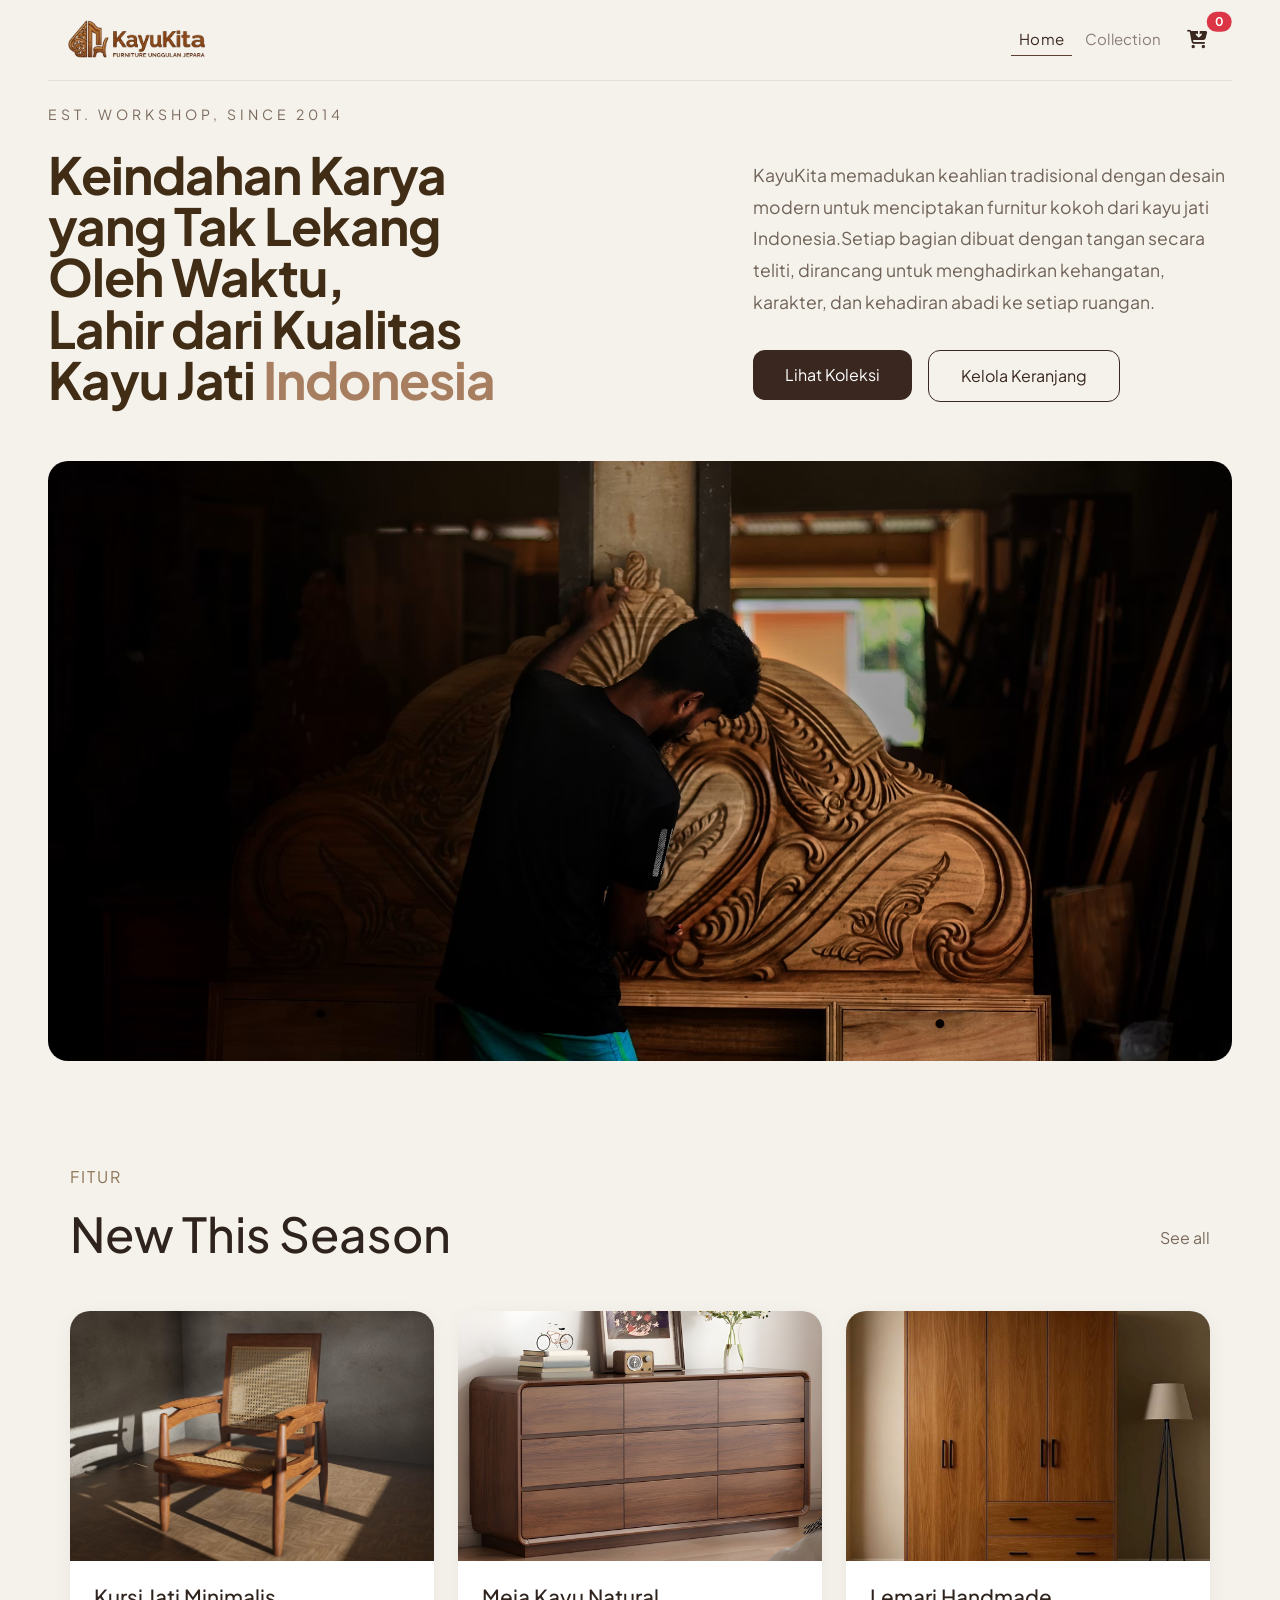
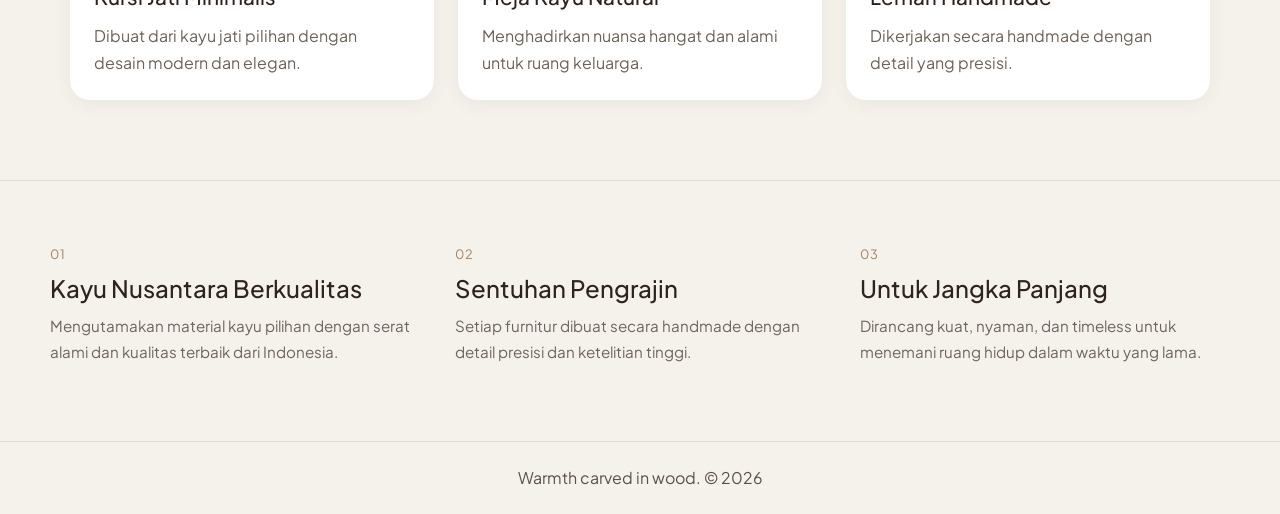
<file: index.html>
<!doctype html>
<html lang="en">
  <!-- 
    NOTE TO ALL FRIENDS, REMEMBER DON'T FORGET TO PUT COMMENT ON EVERY FEATURE TO HELP OTHER KNOW THIS FOR WHAT FEATURE TY!
    -->

  <head>
    <meta charset="utf-8" />
    <meta name="description" content="E-Catalog" />
    <meta
      name="keywords"
      content="furniture, tables, chair, indonesia, jepara"
    />
    <meta name="author" content="Tim 1 - KayuKita" />
    <meta name="viewport" content="width=device-width, initial-scale=1" />
    <title>KayuKita</title>

    <!-- Boostrap 5.3.8 CSS -->
    <link
      href="https://cdn.jsdelivr.net/npm/bootstrap@5.3.8/dist/css/bootstrap.min.css"
      rel="stylesheet"
      integrity="sha384-sRIl4kxILFvY47J16cr9ZwB07vP4J8+LH7qKQnuqkuIAvNWLzeN8tE5YBujZqJLB"
      crossorigin="anonymous"
    />

    <!-- Font -->
    <link rel="preconnect" href="https://fonts.googleapis.com" />
    <link rel="preconnect" href="https://fonts.gstatic.com" crossorigin />
    <link
      href="https://fonts.googleapis.com/css2?family=Plus+Jakarta+Sans:ital,wght@0,200..800;1,200..800&display=swap"
      rel="stylesheet"
    />

    <!-- Font Awesome CDN — taruh di head sebelum style.css -->
    <link
      rel="stylesheet"
      href="https://cdnjs.cloudflare.com/ajax/libs/font-awesome/6.5.0/css/all.min.css"
    />

    <!-- style.css -->
    <link rel="stylesheet" href="./asset/style/style.css" />

    <!-- Favicon -->
    <link rel="icon" type="images/png" href="./asset/images/favicon.png" />
  </head>

  <body>
    <!-- Navbar -->
    <nav class="navbar navbar-expand-lg .bg-light mx-5">
      <div class="container-fluid">
        <!-- Brand / Logo -->
        <a class="navbar-brand logo-brand" href="#">
          <img
            src="./asset/images/Bigger Logo.png    "
            alt="Logo KayuKita"
            width="155"
            height="50"
          />
        </a>
        <!-- Toggler Button (visible on mobile) -->
        <button
          class="navbar-toggler"
          type="button"
          data-bs-toggle="collapse"
          data-bs-target="#navbarSupportedContent"
          aria-controls="navbarSupportedContent"
          aria-expanded="false"
          aria-label="Toggle navigation"
        >
          <span class="navbar-toggler-icon"></span>
        </button>
        <!-- Navbar Content (Collapsible on mobile) -->
        <div class="collapse navbar-collapse" id="navbarSupportedContent">
          <!-- Nav Links -->
          <ul class="navbar-nav ms-auto mb-2 mb-lg-0">
            <li class="nav-item">
              <a class="nav-link active" aria-current="page" href="./index.html"
                >Home</a
              >
            </li>
            <li class="nav-item">
              <a class="nav-link" href="./pages/collection.html">Collection</a>
            </li>
          </ul>

          <!-- ini ditambahin  <a href> -->
          <a href="./pages/cart.html">
            <!-- Cart Button dengan Badge di Navbar -->
            <button type="button" class="btn position-relative" id="cartBtn">
              <!-- Icon cart dari Font Awesome -->
              <i
                class="fa-solid fa-cart-arrow-down"
                style="font-size: 18px; color: #3a2820"
              ></i>

              <!-- Badge angka — diupdate oleh JS -->
              <span
                class="position-absolute top-0 start-100 translate-middle badge rounded-pill bg-danger"
                id="cartBadge"
              >
                0
                <span class="visually-hidden">item di keranjang</span>
              </span>
            </button>
          </a>
        </div>
      </div>
    </nav>

    <main>
      <section class="hero-section" aria-label="Hero Maison Oak">
        <div class="container-fluid px-5 py-4">
          <!-- top text -->
          <p class="eyebrow mb-4">EST. WORKSHOP, SINCE 2014</p>

          <div class="row align-items-center">
            <!-- LEFT -->
            <div class="col-lg-7">
              <h1 class="hero-heading">
                Keindahan Karya yang Tak Lekang Oleh Waktu, <br />Lahir dari
                Kualitas Kayu Jati <span style="color: #a77f60">Indonesia</span>
              </h1>
            </div>

            <!-- RIGHT -->
            <div class="col-lg-5">
              <div class="hero-right">
                <p class="hero-body">
                  KayuKita memadukan keahlian tradisional dengan desain modern
                  untuk menciptakan furnitur kokoh dari kayu jati
                  Indonesia.Setiap bagian dibuat dengan tangan secara teliti,
                  dirancang untuk menghadirkan kehangatan, karakter, dan
                  kehadiran abadi ke setiap ruangan.
                </p>

                <div class="hero-buttons">
                    <a href="./pages/collection.html">
                        <button class="btn-shop">Lihat Koleksi</button>
                    </a>
                  
                    <a href="./pages/cart.html">
                        <button class="btn-catalog">Kelola Keranjang</button>
                    </a>
                  
                </div>
              </div>
            </div>
          </div>

          <!-- IMAGE -->
          <div class="hero-image-full">
            <img
              src="./asset/images/hero-image.avif"
              alt="Maison Oak Furniture"
              class="img-fluid"
            />
          </div>
        </div>
      </section>
    </main>

    <section class="item container">
      <p class="section-label">Fitur</p>

      <div class="section-heading">
        <h2>New This Season</h2>
        <a href="#">See all</a>
      </div>

      <div class="row g-4">
        <!-- CARD 1 -->
        <div class="col-md-4">
          <div class="card product-card">
            <img
              src="./asset/images/kursi kayukita-1.avif"
              alt="kursi-kayu-kita"
              class="card-image"
            />

            <div class="card-body">
              <h5 class="card-title">Kursi Jati Minimalis</h5>

              <p class="card-text">
                Dibuat dari kayu jati pilihan dengan desain modern dan elegan.
              </p>
            </div>
          </div>
        </div>

        <!-- CARD 2 -->
        <div class="col-md-4">
          <div class="card product-card">
            <img
              src="./asset/images/meja bawah meja.jpg"
              alt="meja-kayu"
              class="card-image"
            />

            <div class="card-body">
              <h5 class="card-title">Meja Kayu Natural</h5>

              <p class="card-text">
                Menghadirkan nuansa hangat dan alami untuk ruang keluarga.
              </p>
            </div>
          </div>
        </div>

        <!-- CARD 3 -->
        <div class="col-md-4">
          <div class="card product-card">
            <img
              src="./asset/images/lemari3pintu-KayuKita-1.jpg"
              alt="lemari-kayu"
              class="card-image"
            />

            <div class="card-body">
              <h5 class="card-title">Lemari Handmade</h5>

              <p class="card-text">
                Dikerjakan secara handmade dengan detail yang presisi.
              </p>
            </div>
          </div>
        </div>
      </div>
    </section>

    <section class="features">
      <div class="feature-item">
        <span class="feature-number">01</span>

        <h3>Kayu Nusantara Berkualitas</h3>

        <p>
          Mengutamakan material kayu pilihan dengan serat alami dan kualitas
          terbaik dari Indonesia.
        </p>
      </div>

      <div class="feature-item">
        <span class="feature-number">02</span>

        <h3>Sentuhan Pengrajin</h3>

        <p>
          Setiap furnitur dibuat secara handmade dengan detail presisi dan
          ketelitian tinggi.
        </p>
      </div>

      <div class="feature-item">
        <span class="feature-number">03</span>

        <h3>Untuk Jangka Panjang</h3>

        <p>
          Dirancang kuat, nyaman, dan timeless untuk menemani ruang hidup dalam
          waktu yang lama.
        </p>
      </div>
    </section>

    <footer>Warmth carved in wood. &#169; 2026</footer>

    <!-- Boostrap Javascript (bundle with popper) -->
    <script
      src="https://cdn.jsdelivr.net/npm/bootstrap@5.3.8/dist/js/bootstrap.bundle.min.js"
      integrity="sha384-FKyoEForCGlyvwx9Hj09JcYn3nv7wiPVlz7YYwJrWVcXK/BmnVDxM+D2scQbITxI"
      crossorigin="anonymous"
    ></script>
  </body>
</html>
</file>
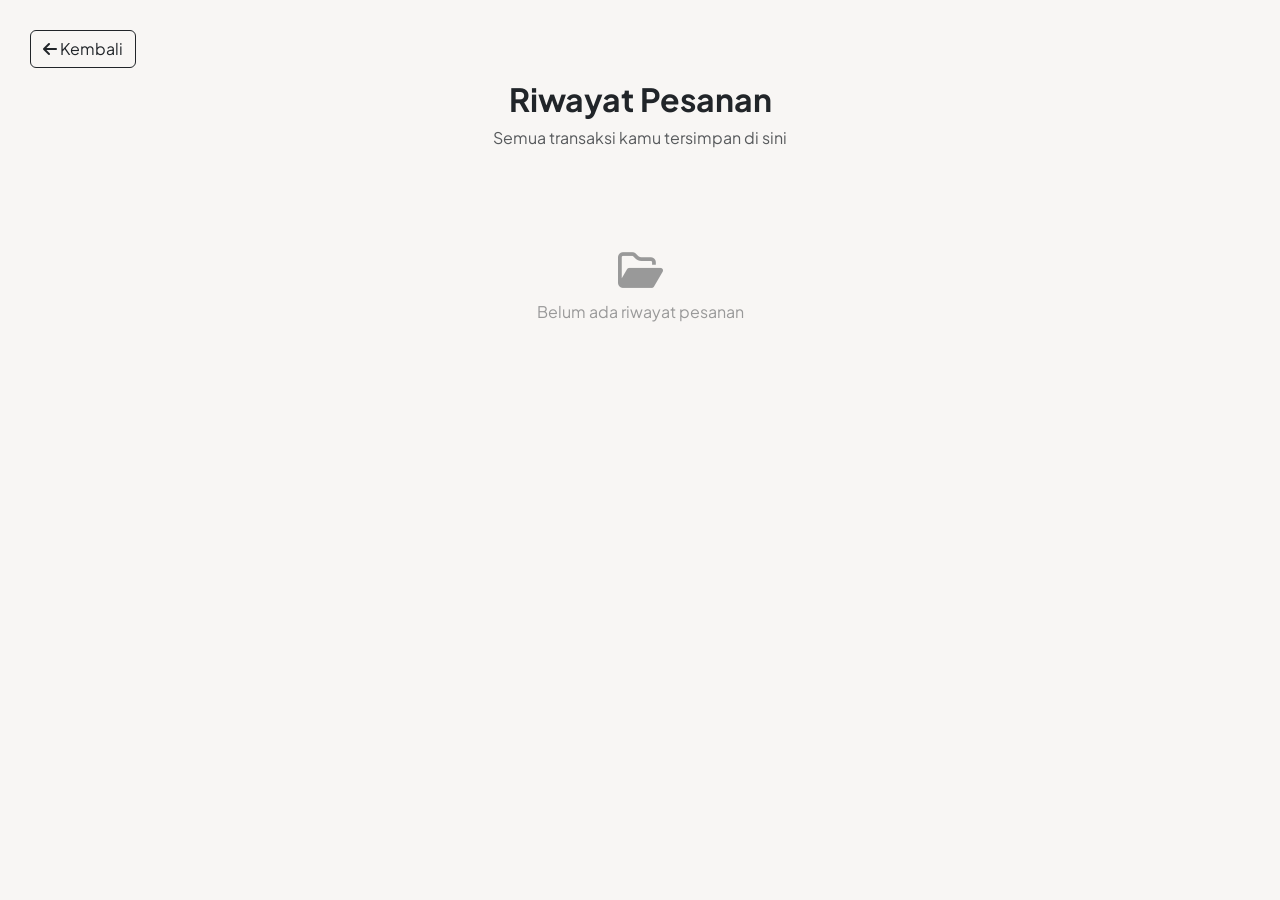
<file: pages/history.html>
<!DOCTYPE html>
<html lang="en">
<head>
  <meta charset="UTF-8">
  <meta name="viewport" content="width=device-width, initial-scale=1.0">
  <title>Riwayat Pesanan</title>

  <!-- Bootstrap -->
  <link href="https://cdn.jsdelivr.net/npm/bootstrap@5.3.8/dist/css/bootstrap.min.css" rel="stylesheet">

  <!-- Font -->
  <link href="https://fonts.googleapis.com/css2?family=Plus+Jakarta+Sans:wght@300;400;600;700&display=swap" rel="stylesheet">

  <!-- Font Awesome -->
  <link rel="stylesheet" href="https://cdnjs.cloudflare.com/ajax/libs/font-awesome/6.5.0/css/all.min.css">

  <style>
    body {
      font-family: 'Plus Jakarta Sans', sans-serif;
      background: #f8f6f4;
    }

    .history-wrapper {
      max-width: 850px;
      margin: 80px auto;
    }

    .history-header {
      text-align: center;
      margin-bottom: 40px;
    }

    .history-header h2 {
      font-weight: 700;
    }

    .history-card {
      border: none;
      border-radius: 16px;
      padding: 20px;
      background: white;
      box-shadow: 0 10px 30px rgba(0,0,0,0.05);
      margin-bottom: 20px;
      transition: 0.3s;
    }

    .history-card:hover {
      transform: translateY(-4px);
    }

    .history-item {
      font-size: 14px;
    }

    .back-btn {
      position: absolute;
      top: 30px;
      left: 30px;
    }

    .empty-state {
      text-align: center;
      padding: 60px 20px;
      color: #999;
    }

    .empty-state i {
      font-size: 40px;
      margin-bottom: 10px;
    }
  </style>
</head>

<body>

<!-- 🔙 Back Button -->
<a href="./collection.html" class="btn btn-outline-dark back-btn">
  <i class="fa-solid fa-arrow-left"></i> Kembali
</a>

<div class="history-wrapper">

  <!-- Header -->
  <div class="history-header">
    <h2>Riwayat Pesanan</h2>
    <p class="text-muted">Semua transaksi kamu tersimpan di sini</p>
  </div>

  <!-- Content -->
  <div id="historyContainer"></div>

</div>

<script>
function getHistory() {
  return JSON.parse(localStorage.getItem("orderHistory")) || [];
}

function formatRupiah(num) {
  return "Rp " + num.toLocaleString("id-ID");
}

function renderHistory() {
  const history = getHistory();
  const container = document.getElementById("historyContainer");

  if (!history.length) {
    container.innerHTML = `
      <div class="empty-state">
        <i class="fa-regular fa-folder-open"></i>
        <p>Belum ada riwayat pesanan</p>
      </div>
    `;
    return;
  }

  container.innerHTML = history.reverse().map(order => `
    <div class="history-card">

      <div class="d-flex justify-content-between mb-2">
        <strong>${order.name}</strong>
        <small class="text-muted">${order.date}</small>
      </div>

      <p class="text-muted mb-3">${order.address}</p>

      ${order.items.map(item => `
        <div class="d-flex justify-content-between history-item mb-1">
          <span>${item.name} (${item.qty}x)</span>
          <span>${formatRupiah(item.price * item.qty)}</span>
        </div>
      `).join("")}

      <hr>

      <div class="d-flex justify-content-between fw-bold">
        <span>Total</span>
        <span>${formatRupiah(order.total)}</span>
      </div>

    </div>
  `).join("");
}

document.addEventListener("DOMContentLoaded", renderHistory);
</script>

</body>
</html>
</file>
<file: asset/style/style.css>
/*
    NOTE TO ALL FRIENDS, REMEMBER DON'T FORGET TO PUT COMMENT ON EVERY FEATURE TO HELP OTHER KNOW THIS FOR WHAT FEATURE TY!
 */

body {
  font-family: "Plus Jakarta Sans", sans-serif;
  background-color: #f5f2ec;
}

.navbar {
  background-color: #f5f2ec !important;
  box-shadow: 0 1px 0 rgba(0, 0, 0, 0.08);
  padding-top: 10px;
  padding-bottom: 10px;
}

/* Nav links */
.navbar .nav-link {
  color: #8a7d76;
  margin-right: 5px;
  font-size: 15px;
  letter-spacing: 0.2px;
  padding: 4px 0;
  transition: color 0.2s;
}

.navbar .nav-link:hover,
.navbar .nav-link.active {
  color: #3a2820;
}

.navbar .nav-link.active {
  border-bottom: 1.5px solid #5c4033;
}

.section-tag {
  font-size: 11px;
  letter-spacing: 3px;
  text-transform: uppercase;
  color: #b5aba4;
  margin-bottom: 12px;
}

.section-title {
  font-size: 40px;
  font-weight: 700;
  color: #3a2820;
  margin-bottom: 6px;
}

.hero-section {
  min-height: 100vh;
  display: flex;
}

.eyebrow {
  font-size: 14px;
  letter-spacing: 4px;
  text-transform: uppercase;
  color: #7b6a5d;
}

.hero-heading {
  font-size: clamp(1.5rem, 4vw, 4rem);
  line-height: 1;
  font-weight: 700;
  letter-spacing: -1px;
  color: #412d15;
  max-width: 500px;
  /* display: flex; */
}

.hero-heading em {
  color: #7b6a5d;
  font-weight: 600;
  font-size: 1.4rem;
}

.hero-right {
  max-width: 480px;
  margin-left: flex;
}

.hero-body {
  font-size: 1.1rem;
  line-height: 1.8;
  color: #6f6257;
  margin-bottom: 2rem;
  display: flex;
}

.hero-buttons {
  display: flex;
  gap: 1rem;
  flex-wrap: wrap;
}

.btn-shop,
.btn-catalog {
  padding: 0.8rem 2rem;
  border-radius: 12px;
  font-size: 1rem;
  border: 1px solid #3a2820;
  transition: 0.3s ease;
}

.btn-shop {
  background-color: #3a2820;
  color: white;
  border: none;
}

.btn-shop:hover {
  background-color: #735e4d;
}

.btn-catalog {
  background-color: transparent;
  color: #3a2820;
}

.btn-catalog:hover {
  background-color: #e8e0d8;
}

.custom-btn {
  background-color: #3a2820;
  color: white;
  border: none;
}

.custom-btn:hover {
  background-color: #8b735f;
  color: white;
}

.hero-image-full {
  width: 100%;
  margin-top: 3rem;
}

.hero-image-full img {
  width: 100%;
  height: clamp(300px, 50vw, 600px);
  object-fit: cover;
  border-radius: 20px;
}

.img-wrap {
  width: 80px;
  height: 80px;
  overflow: hidden;
  border-radius: 12px;
}

.product-img {
  width: 100%;
  height: 100%;
  object-fit: cover;
  transition: 0.4s;
}

.img-wrap:hover .product-img {
  transform: scale(1.1);
}

.price-old {
  text-decoration: line-through;
  color: #aaa;
  font-size: 14px;
}

.price-new {
  font-weight: 700;
  color: #3a2820;
}

.checkout-box {
  background: white;
  border-radius: 16px;
}

.tooltip-inner {
  max-width: 200px; /* batas lebar */
  white-space: normal; /* biar turun ke bawah */
  text-align: left;
}
.features {
  display: grid;
  grid-template-columns: repeat(3, 1fr);

  gap: 35px;

  padding: 60px 50px;

  border-top: 1px solid #ddd;
}

.feature-number {
  font-size: 0.8rem;

  letter-spacing: 1px;

  color: #a77f60;

  margin-bottom: 10px;

  display: inline-block;
}

.feature-item h3 {
  font-size: 1.5rem;
  margin-bottom: 10px;
  color: #2f241d;
}

.feature-item p {
  font-size: 0.95rem;
  line-height: 1.7;
  color: #6f655c;
}

.item {
  padding: 80px 0;
}

.section-label {
  color: #8b7355;
  letter-spacing: 2px;
  text-transform: uppercase;
}

.section-heading {
  display: flex;
  justify-content: space-between;
  align-items: center;

  margin-bottom: 40px;
}

.section-heading h2 {
  font-size: 3rem;
  color: #2f241d;
}

.section-heading a {
  text-decoration: none;
  color: #7b6a5d;
}

.product-card {
  border: none;
  border-radius: 20px;
  overflow: hidden;
  box-shadow: 0 4px 20px rgba(0, 0, 0, 0.05);
}

.card-image {
  width: 100%;
  height: 250px;

  object-fit: cover;
}

.card-body {
  padding: 24px;
}

.card-title {
  font-size: 1.3rem;
  margin-bottom: 12px;

  color: #2f241d;
}

.card-text {
  color: #6d6258;
  line-height: 1.7;
}

footer {
  text-align: center;

  padding: 24px 70px;

  font-size: 1rem;
  color: #5c5147;

  border-top: 1px solid #ddd;
}

/* // Small devices (landscape phones, 576px and up)
@media (min-width: 576px) { ... }

/* // Medium devices (tablets, 768px and up) */
/* @media (min-width: 768px) { ... } */

/* // Large devices (desktops, 992px and up) */
/* @media (min-width: 992px) { ... } */

/* // Extra large devices (large desktops, 1200px and up) */
/* @media (min-width: 1200px) { ... } */
</file>
